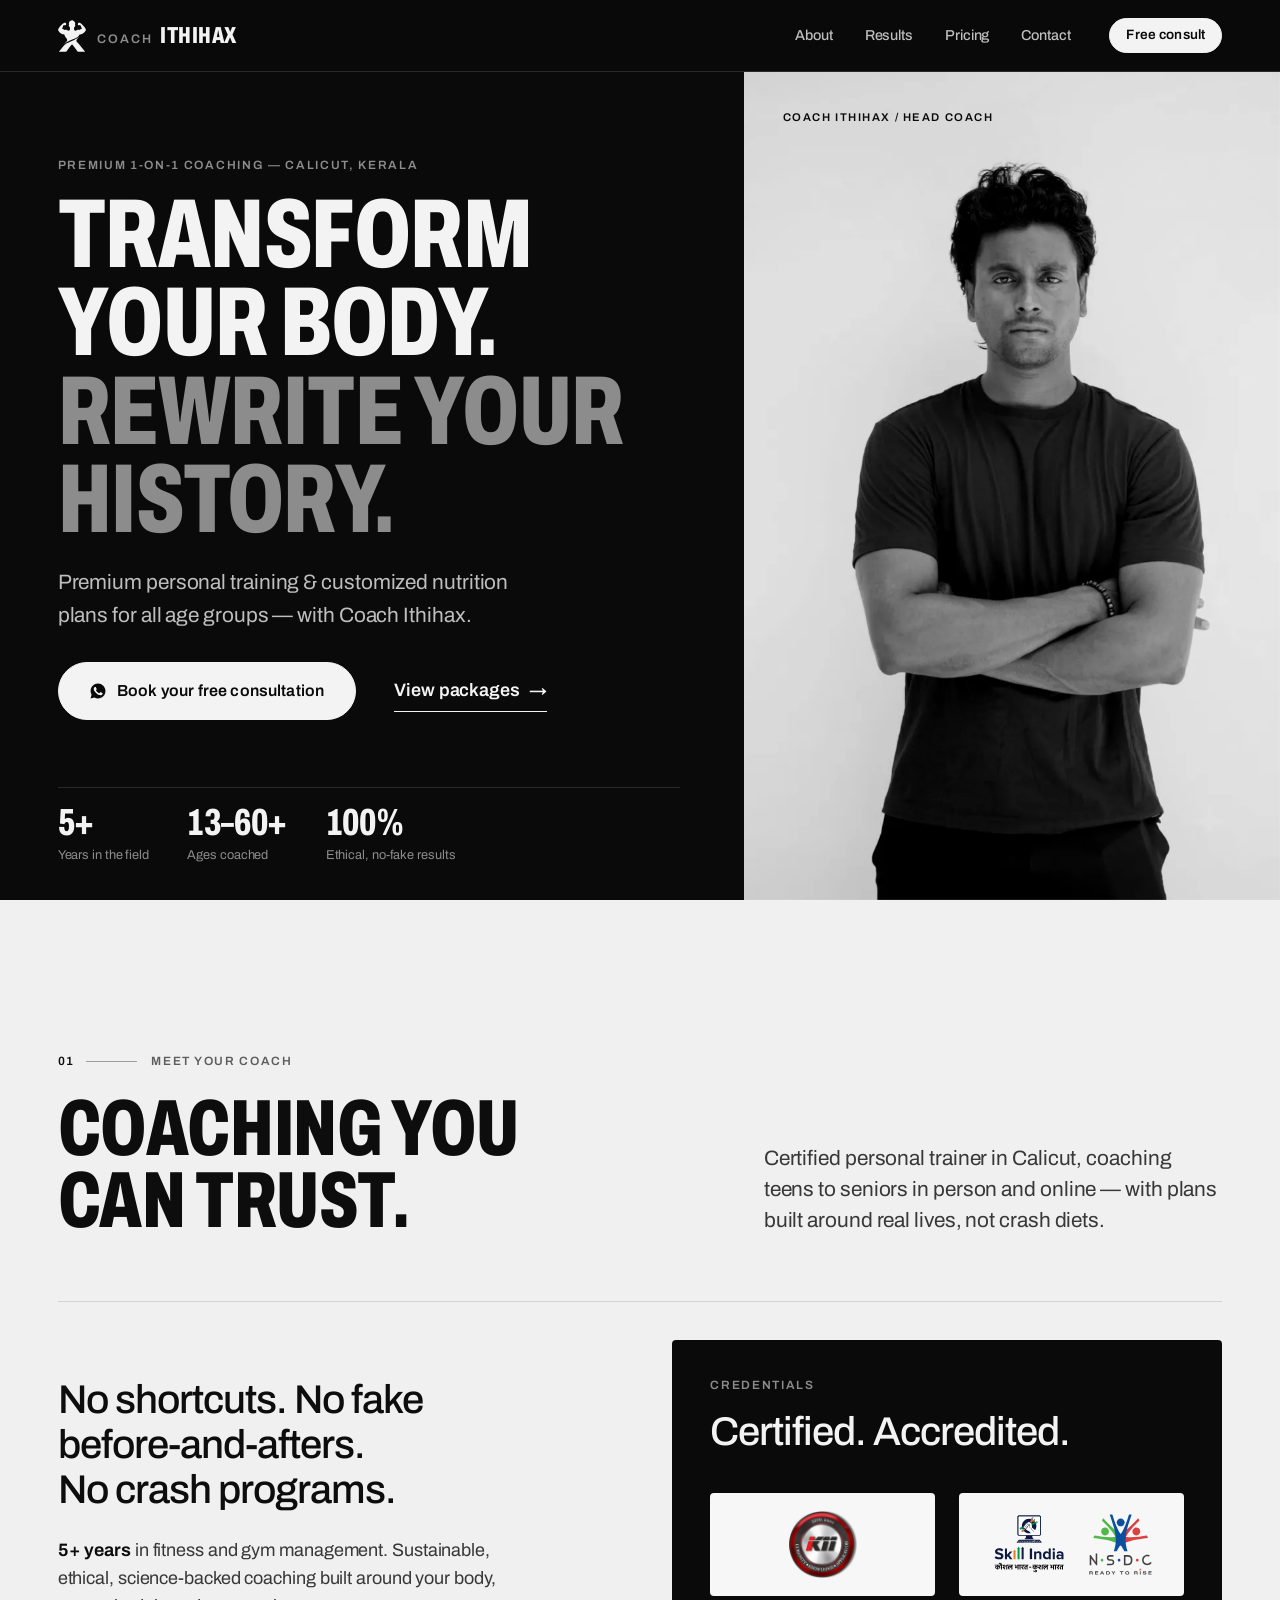
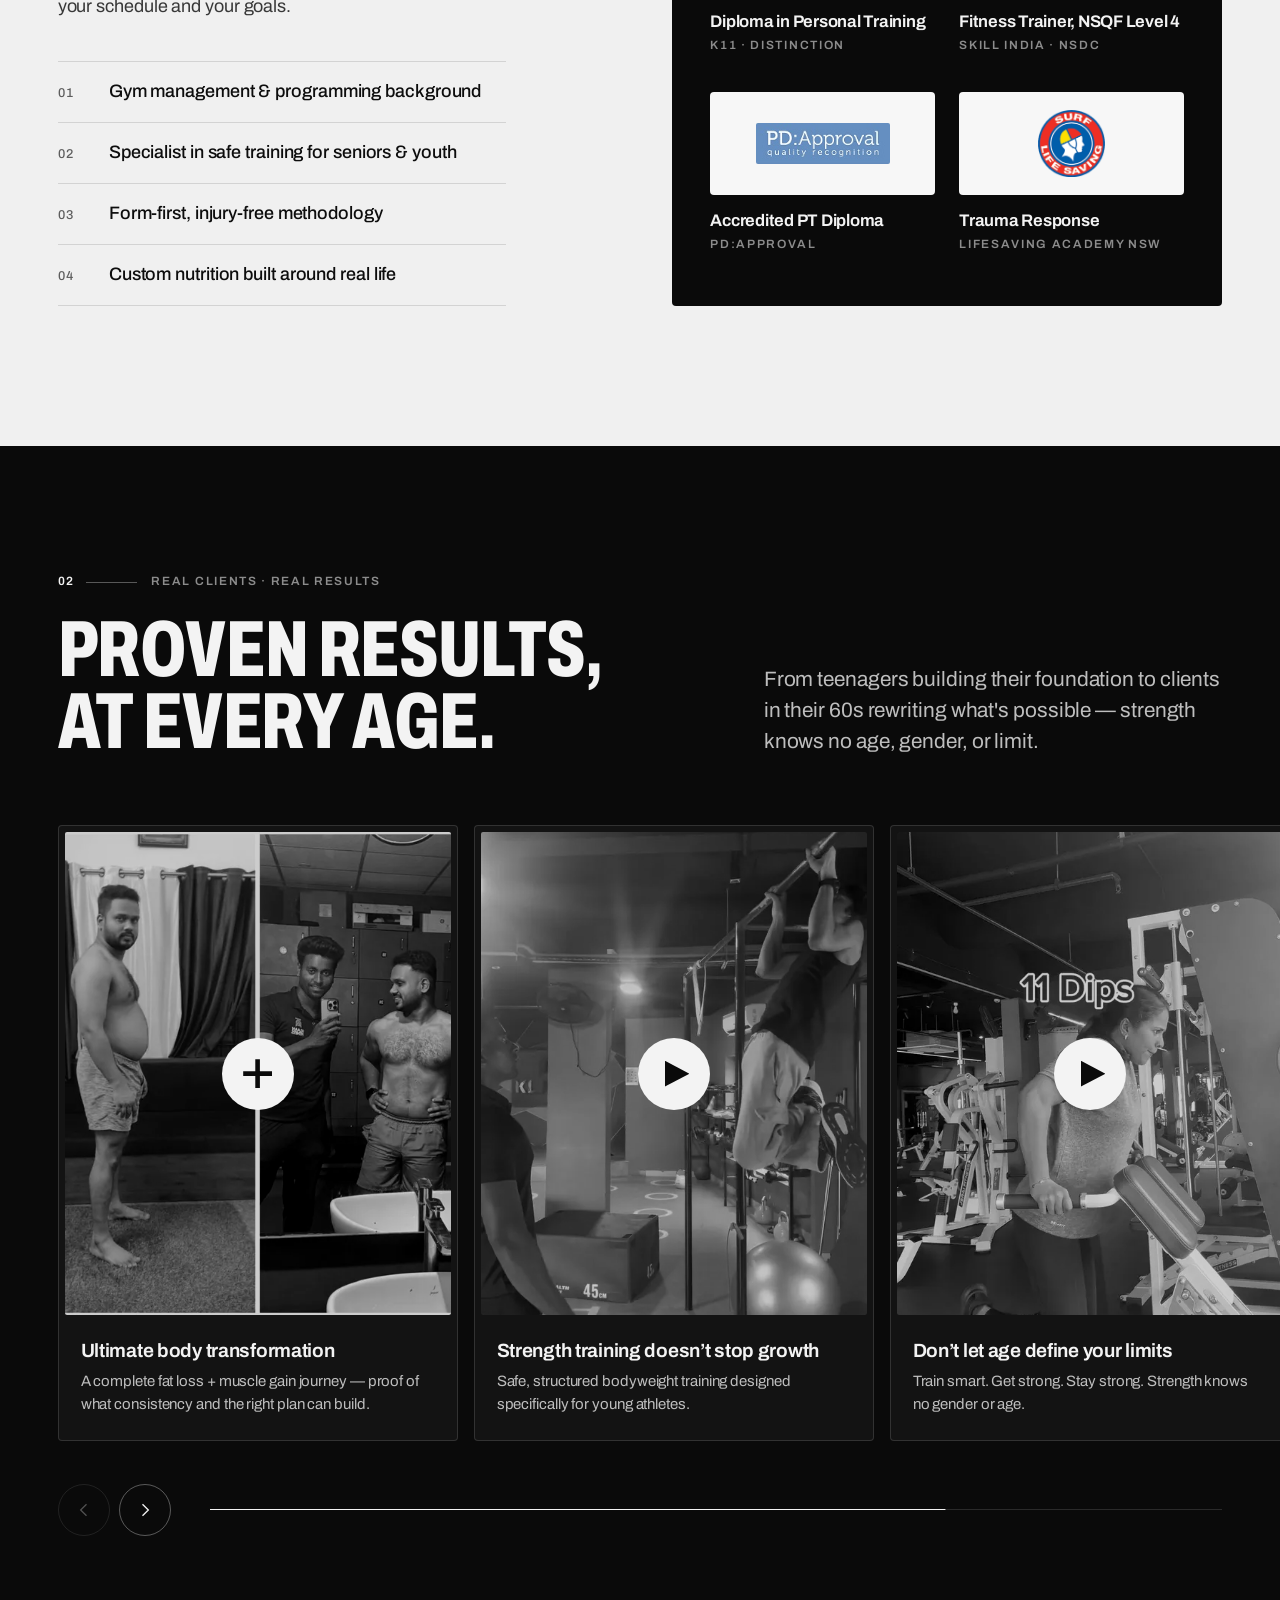
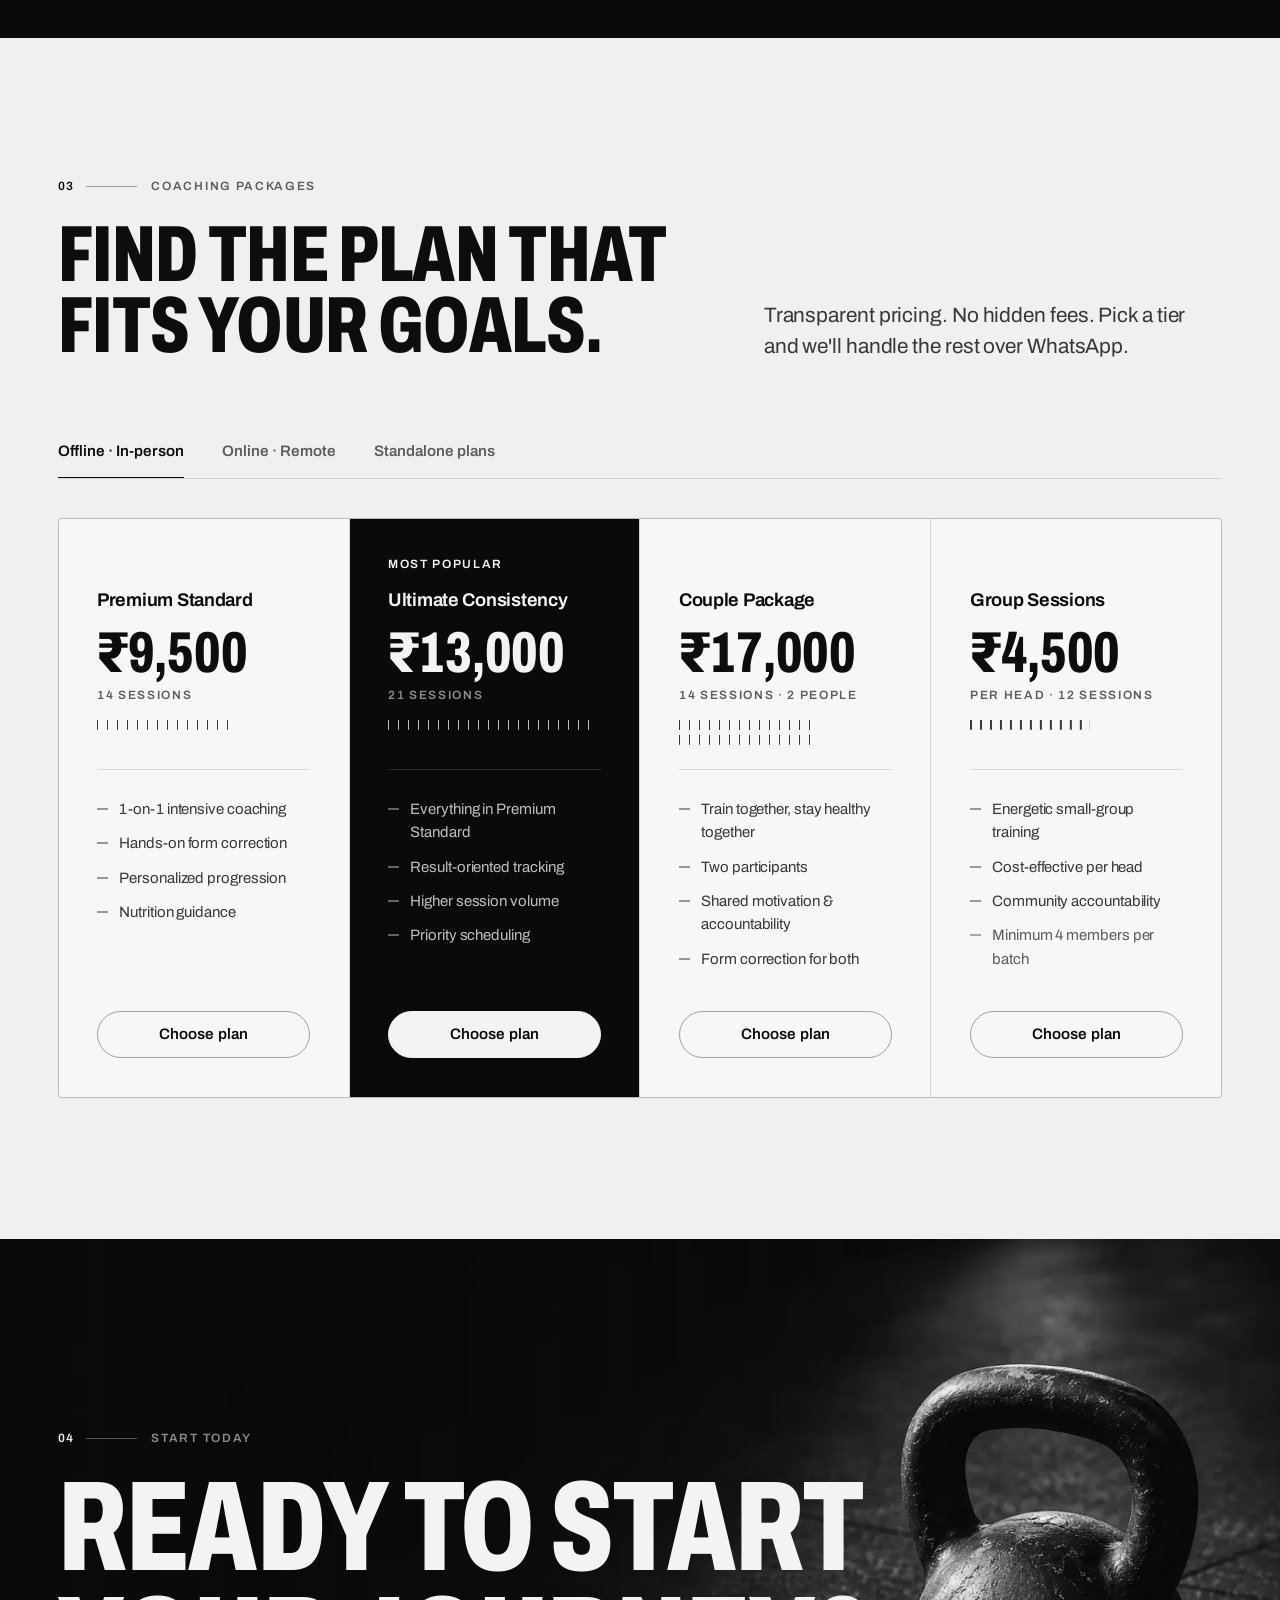
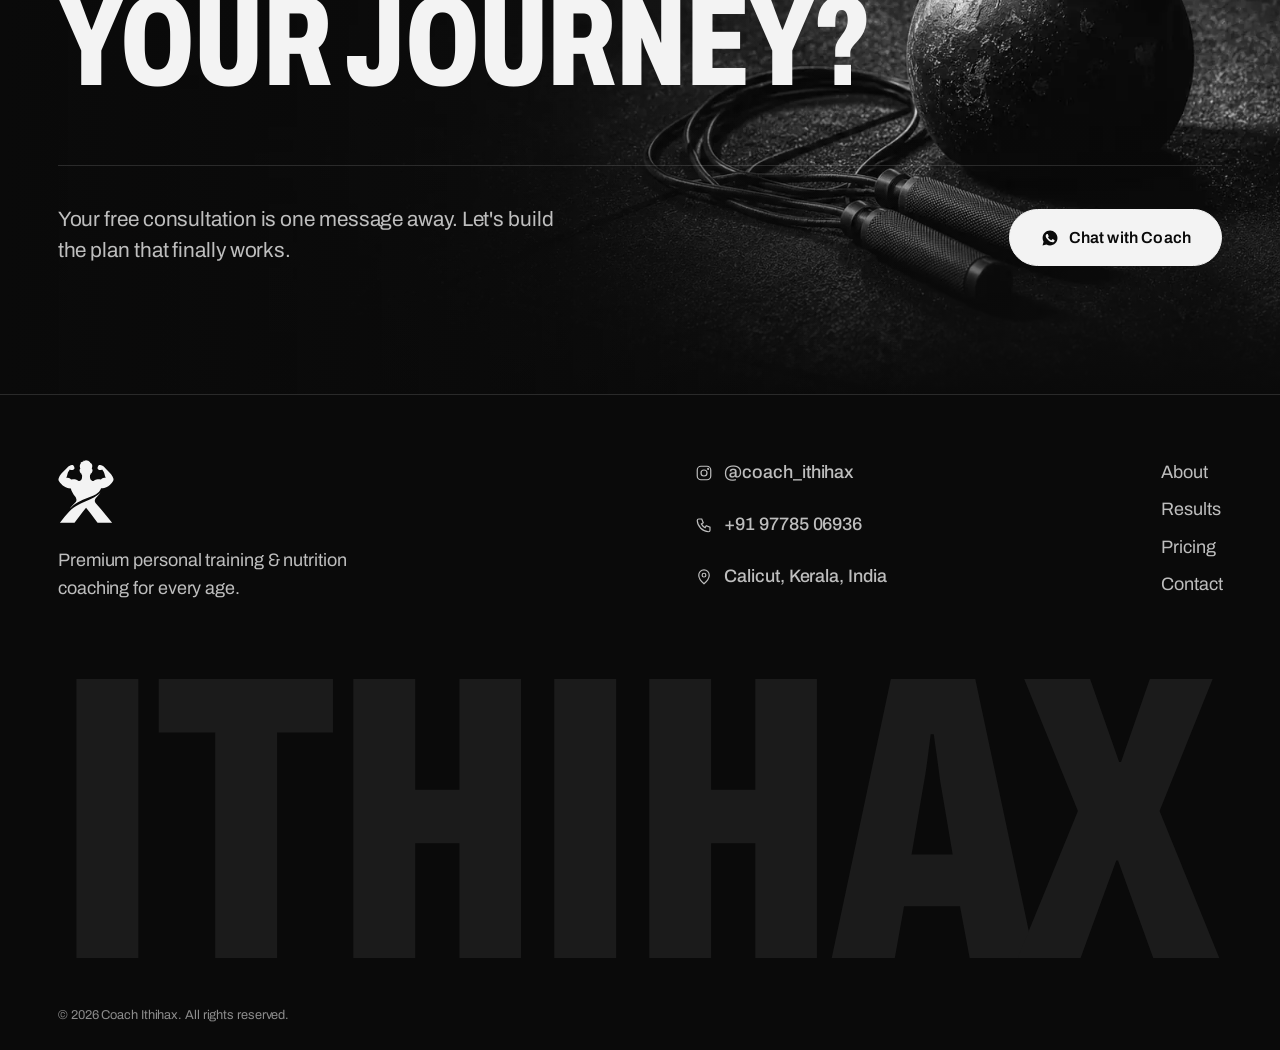
<file: index.html>
<!DOCTYPE html>
<html lang="en">
<head>
  <meta charset="UTF-8" />
  <meta name="viewport" content="width=device-width, initial-scale=1.0" />

  <!-- Google tag (gtag.js) -->
  <script async src="https://www.googletagmanager.com/gtag/js?id=G-ZJQYTEG3MZ"></script>
  <script>
    window.dataLayer = window.dataLayer || [];
    function gtag(){dataLayer.push(arguments);}
    gtag('js', new Date());

    gtag('config', 'G-ZJQYTEG3MZ');
  </script>

  <meta name="theme-color" content="#0e0e0e" />
  <!-- The site ships its own dark/light design; ask dark-mode extensions not to re-colour it -->
  <meta name="darkreader-lock" />
  <link rel="icon" href="favicon.ico" sizes="32x32" />
  <link rel="icon" href="favicon.svg" type="image/svg+xml" />
  <link rel="apple-touch-icon" href="apple-touch-icon.png" />

  <title>Coach Ithihax — Premium Personal Trainer in Calicut, Kerala</title>
  <meta name="description" content="Coach Ithihax — Premium Personal Trainer in Calicut, Kerala. 1-on-1 in-person & online fitness coaching and customized nutrition plans for all age groups. Book a free consultation." />
  <meta name="keywords" content="Personal Trainer Calicut, Online Fitness Coach Kerala, Premium Body Transformation, Fitness Coach Calicut, Personal Training Kerala" />
  <meta name="author" content="Coach Ithihax" />
  <link rel="canonical" href="https://ithihax.fit/" />

  <!-- Open Graph / Social -->
  <meta property="og:type" content="website" />
  <meta property="og:url" content="https://ithihax.fit/" />
  <meta property="og:site_name" content="Coach Ithihax" />
  <meta property="og:title" content="Coach Ithihax — Premium Personal Trainer in Calicut" />
  <meta property="og:description" content="Transform your body. Rewrite your history. Premium personal training & customized nutrition plans for all age groups." />
  <meta property="og:image" content="https://ithihax.fit/og-image.jpg" />
  <meta property="og:image:width" content="1200" />
  <meta property="og:image:height" content="630" />
  <meta property="og:image:alt" content="Coach Ithihax — Transform your body. Rewrite your history." />
  <meta property="og:locale" content="en_IN" />
  <meta name="twitter:card" content="summary_large_image" />
  <meta name="twitter:image" content="https://ithihax.fit/og-image.jpg" />

  <!-- Fonts: one variable family (Archivo) — condensed for display, normal width for text -->
  <link rel="preconnect" href="https://fonts.googleapis.com" />
  <link rel="preconnect" href="https://fonts.gstatic.com" crossorigin />
  <link href="https://fonts.googleapis.com/css2?family=Archivo:wdth,wght@62..100,400..900&display=swap" rel="stylesheet" />

  <link rel="preload" as="image" href="coach.webp" type="image/webp" fetchpriority="high" />
  <link rel="stylesheet" href="site.css" />

  <!-- Structured data for local SEO -->
  <script type="application/ld+json">
  {
    "@context": "https://schema.org",
    "@type": "HealthAndBeautyBusiness",
    "name": "Coach Ithihax",
    "url": "https://ithihax.fit/",
    "logo": "https://ithihax.fit/icon-512.png",
    "image": "https://ithihax.fit/og-image.jpg",
    "description": "Premium Personal Training & Customized Nutrition Plans for all age groups.",
    "telephone": "+91-97785-06936",
    "areaServed": "Calicut, Kerala, India",
    "address": {
      "@type": "PostalAddress",
      "addressLocality": "Calicut",
      "addressRegion": "Kerala",
      "addressCountry": "IN"
    },
    "sameAs": ["https://instagram.com/coach_ithihax"],
    "priceRange": "₹₹"
  }
  </script>
</head>
<body>
  <a class="skip-link" href="#main">Skip to content</a>

  <!-- ============ NAV ============ -->
  <header class="nav" id="nav" data-theme="dark">
    <div class="nav__inner container">
      <a href="#top" class="wordmark" aria-label="Coach Ithihax — home">
        <span class="logo-mark" aria-hidden="true"></span>
        <span class="wordmark__text"><span class="wordmark__pre">Coach</span><span class="wordmark__name">Ithihax</span></span>
      </a>
      <nav class="nav__links" aria-label="Primary">
        <a href="#about">About</a>
        <a href="#results">Results</a>
        <a href="#pricing">Pricing</a>
        <a href="#contact">Contact</a>
      </nav>
      <a class="btn btn--sm" href="https://wa.me/919778506936" target="_blank" rel="noopener">
        <span>Free consult</span>
      </a>
    </div>
  </header>

  <main id="main">
    <!-- ============ HERO ============ -->
    <section class="hero" id="top" data-theme="dark">
      <div class="hero__copy">
        <p class="label hero__label">Premium 1-on-1 coaching <span aria-hidden="true">—</span> Calicut, Kerala</p>
        <h1 class="hero__title">
          <span class="line"><span>Transform</span></span>
          <span class="line"><span>your body.</span></span>
          <span class="line line--muted"><span>Rewrite your</span></span>
          <span class="line line--muted"><span>history.</span></span>
        </h1>
        <p class="hero__sub">
          Premium personal training &amp; customized nutrition plans for all age groups —
          with Coach Ithihax.
        </p>
        <div class="hero__cta" id="hero-cta">
          <a class="btn btn--lg" href="https://wa.me/919778506936" target="_blank" rel="noopener">
            <span class="wa-icon" aria-hidden="true"></span>
            <span>Book your free consultation</span>
          </a>
          <a class="link-arrow" href="#pricing">View packages</a>
        </div>
        <ul class="stats" aria-label="At a glance">
          <li><strong><span data-count="5">5</span>+</strong><span>Years in the field</span></li>
          <li><strong>13–60+</strong><span>Ages coached</span></li>
          <li><strong><span data-count="100">100</span>%</strong><span>Ethical, no-fake results</span></li>
        </ul>
      </div>

      <figure class="hero__media">
        <picture>
          <source srcset="coach.webp" type="image/webp" />
          <img src="coach.jpg" width="843" height="1264" alt="Coach Ithihax, arms crossed, in a training t-shirt" fetchpriority="high" />
        </picture>
        <figcaption class="label">Coach Ithihax <span aria-hidden="true">/</span> Head coach</figcaption>
      </figure>
    </section>

    <!-- ============ ABOUT ============ -->
    <section class="section about" id="about" data-theme="light">
      <div class="container">
        <div class="about__head">
          <div>
            <p class="label section__num reveal"><span>01</span> Meet your coach</p>
            <h2 class="display reveal">Coaching you<br />can trust.</h2>
          </div>
          <p class="lead reveal">Certified personal trainer in Calicut, coaching teens to seniors in person and online — with plans built around real lives, not crash diets.</p>
        </div>

        <div class="about__grid">
          <p class="about__pull reveal">
            No shortcuts. No fake before-and-afters. No crash programs.
          </p>
          <div class="about__story reveal">
            <p>
              <strong>5+ years</strong> in fitness and gym management. Sustainable, ethical,
              science-backed coaching built around your body, your schedule and your goals.
            </p>
            <ol class="principles">
              <li><span>01</span>Gym management &amp; programming background</li>
              <li><span>02</span>Specialist in safe training for seniors &amp; youth</li>
              <li><span>03</span>Form-first, injury-free methodology</li>
              <li><span>04</span>Custom nutrition built around real life</li>
            </ol>
          </div>
          <div class="about__creds" data-theme="dark">
            <div class="about__creds-head reveal">
              <p class="label">Credentials</p>
              <h3 class="about__creds-title">Certified. Accredited.</h3>
            </div>
            <!-- Credentials with issuer logos (official files from each issuer's site, img/logos/).
                 Certificate scans are deliberately not published (DOB, ID numbers, signatures, QR codes). -->
            <div class="about__body reveal">
              <ul class="creds__grid" aria-label="Certifications">
                <li class="cred">
                  <div class="cred__logo">
                    <img src="img/logos/k11-crest.webp" width="288" height="283" alt="K11 School of Fitness Sciences crest" loading="lazy" decoding="async" />
                  </div>
                  <h4 class="cred__title">Diploma in Personal Training</h4>
                  <p class="cred__meta label">K11 · Distinction</p>
                </li>
                <li class="cred">
                  <div class="cred__logo">
                    <img src="img/logos/skill-india.svg" width="129" height="108" alt="Skill India" loading="lazy" decoding="async" />
                    <img src="img/logos/nsdc.svg" width="620" height="596" alt="NSDC" loading="lazy" decoding="async" />
                  </div>
                  <h4 class="cred__title">Fitness Trainer, NSQF Level 4</h4>
                  <p class="cred__meta label">Skill India · NSDC</p>
                </li>
                <li class="cred">
                  <div class="cred__logo">
                    <img src="img/logos/pd-approval.png" width="175" height="54" alt="PD:Approval" loading="lazy" decoding="async" />
                  </div>
                  <h4 class="cred__title">Accredited PT Diploma</h4>
                  <p class="cred__meta label">PD:Approval</p>
                </li>
                <li class="cred">
                  <div class="cred__logo">
                    <img src="img/logos/surf-life-saving.webp" width="288" height="286" alt="Surf Life Saving — Australian Lifesaving Academy" loading="lazy" decoding="async" />
                  </div>
                  <h4 class="cred__title">Trauma Response</h4>
                  <p class="cred__meta label">Lifesaving Academy NSW</p>
                </li>
              </ul>
            </div>
          </div>
        </div>
      </div>
    </section>

    <!-- ============ RESULTS ============ -->
    <section class="section results" id="results" data-theme="dark">
      <div class="container results__head">
        <div>
          <p class="label section__num reveal"><span>02</span> Real clients · Real results</p>
          <h2 class="display reveal">Proven results,<br />at every age.</h2>
        </div>
        <p class="lead reveal">
          From teenagers building their foundation to clients in their 60s rewriting what's
          possible — strength knows no age, gender, or limit.
        </p>
      </div>

      <div class="cases reveal" role="region" aria-label="Client results" tabindex="0" id="cases">
        <article class="case">
          <a class="case__media" href="img/clients/transformation-1280.webp" data-img="img/clients/transformation-1280.webp" data-shape="square"
            aria-label="View photo: before and after — ultimate body transformation">
            <img src="img/clients/transformation-640.webp" alt="" loading="lazy" decoding="async" />
            <span class="case__play case__play--zoom" aria-hidden="true"></span>
          </a>
          <h3>Ultimate body transformation</h3>
          <p>A complete fat loss + muscle gain journey — proof of what consistency and the right plan can build.</p>
        </article>

        <article class="case">
          <a class="case__media" href="https://www.youtube.com/shorts/BjIXdx7nzcM" target="_blank" rel="noopener" data-yt="BjIXdx7nzcM" data-shape="short"
            aria-label="Play video: Strength training doesn’t stop growth">
            <img src="img/videos/pullups-youth.webp" alt="" loading="lazy" decoding="async" />
            <span class="case__play" aria-hidden="true"></span>
          </a>
          <h3>Strength training doesn’t stop growth</h3>
          <p>Safe, structured bodyweight training designed specifically for young athletes.</p>
        </article>

        <article class="case">
          <a class="case__media" href="https://www.youtube.com/shorts/oRsrpTvmsmw" target="_blank" rel="noopener" data-yt="oRsrpTvmsmw" data-shape="short"
            aria-label="Play video: Don’t let age define your limits">
            <img src="img/videos/dips-female.webp" alt="" loading="lazy" decoding="async" />
            <span class="case__play" aria-hidden="true"></span>
          </a>
          <h3>Don’t let age define your limits</h3>
          <p>Train smart. Get strong. Stay strong. Strength knows no gender or age.</p>
        </article>

        <article class="case">
          <a class="case__media" href="https://youtu.be/IpDDHVN3VEo" target="_blank" rel="noopener" data-yt="IpDDHVN3VEo" data-shape="wide"
            aria-label="Play video: Age is just a number">
            <img src="img/videos/pushups-senior-640.webp" alt="" loading="lazy" decoding="async" />
            <span class="case__play" aria-hidden="true"></span>
          </a>
          <h3>Age is just a number</h3>
          <p>From struggling with a single push-up to continuous reps — safely and confidently.</p>
        </article>
      </div>

      <div class="container cases__controls">
        <div class="cases__progress" aria-hidden="true"><span id="cases-progress"></span></div>
        <div class="cases__arrows">
          <button class="icon-btn" type="button" id="cases-prev" aria-label="Previous video" aria-controls="cases">
            <svg viewBox="0 0 24 24" aria-hidden="true"><path d="M15 5l-7 7 7 7" /></svg>
          </button>
          <button class="icon-btn" type="button" id="cases-next" aria-label="Next video" aria-controls="cases">
            <svg viewBox="0 0 24 24" aria-hidden="true"><path d="M9 5l7 7-7 7" /></svg>
          </button>
        </div>
      </div>
    </section>

    <!-- ============ PRICING ============ -->
    <section class="section pricing" id="pricing" data-theme="light">
      <div class="container">
        <div class="pricing__head">
          <div>
            <p class="label section__num reveal"><span>03</span> Coaching packages</p>
            <h2 class="display reveal">Find the plan that<br />fits your goals.</h2>
          </div>
          <p class="lead reveal">Transparent pricing. No hidden fees. Pick a tier and we'll handle the rest over WhatsApp.</p>
        </div>

        <div class="tabs reveal" role="tablist" aria-label="Pricing tiers">
          <button class="tab is-active" role="tab" id="tab-offline" aria-selected="true" aria-controls="offline" data-tab="offline">Offline · In-person</button>
          <button class="tab" role="tab" id="tab-online" aria-selected="false" aria-controls="online" data-tab="online" tabindex="-1">Online · Remote</button>
          <button class="tab" role="tab" id="tab-plans" aria-selected="false" aria-controls="plans" data-tab="plans" tabindex="-1">Standalone plans</button>
        </div>

        <!-- OFFLINE -->
        <div class="plans is-active" id="offline" role="tabpanel" aria-labelledby="tab-offline">
          <article class="plan">
            <h3 class="plan__name">Premium Standard</h3>
            <p class="plan__price" style="--n:14">₹9,500<span>14 sessions</span></p>
            <ul class="plan__features">
              <li>1-on-1 intensive coaching</li>
              <li>Hands-on form correction</li>
              <li>Personalized progression</li>
              <li>Nutrition guidance</li>
            </ul>
            <a class="btn btn--outline btn--block" href="https://wa.me/919778506936?text=Hi%20Coach%2C%20I'm%20interested%20in%20the%20Premium%20Standard%20package" target="_blank" rel="noopener"><span>Choose plan</span></a>
          </article>

          <article class="plan plan--featured" data-theme="dark">
            <p class="plan__tag label">Most popular</p>
            <h3 class="plan__name">Ultimate Consistency</h3>
            <p class="plan__price" style="--n:21">₹13,000<span>21 sessions</span></p>
            <ul class="plan__features">
              <li>Everything in Premium Standard</li>
              <li>Result-oriented tracking</li>
              <li>Higher session volume</li>
              <li>Priority scheduling</li>
            </ul>
            <a class="btn btn--block" href="https://wa.me/919778506936?text=Hi%20Coach%2C%20I'm%20interested%20in%20the%20Ultimate%20Consistency%20package" target="_blank" rel="noopener"><span>Choose plan</span></a>
          </article>

          <article class="plan">
            <h3 class="plan__name">Couple Package</h3>
            <p class="plan__price" style="--n:14; --rows:2">₹17,000<span>14 sessions · 2 people</span></p>
            <ul class="plan__features">
              <li>Train together, stay healthy together</li>
              <li>Two participants</li>
              <li>Shared motivation &amp; accountability</li>
              <li>Form correction for both</li>
            </ul>
            <a class="btn btn--outline btn--block" href="https://wa.me/919778506936?text=Hi%20Coach%2C%20I'm%20interested%20in%20the%20Couple%20Package" target="_blank" rel="noopener"><span>Choose plan</span></a>
          </article>

          <article class="plan">
            <h3 class="plan__name">Group Sessions</h3>
            <p class="plan__price" style="--n:12">₹4,500<span>per head · 12 sessions</span></p>
            <ul class="plan__features">
              <li>Energetic small-group training</li>
              <li>Cost-effective per head</li>
              <li>Community accountability</li>
              <li class="is-note">Minimum 4 members per batch</li>
            </ul>
            <a class="btn btn--outline btn--block" href="https://wa.me/919778506936?text=Hi%20Coach%2C%20I'm%20interested%20in%20Group%20Sessions" target="_blank" rel="noopener"><span>Choose plan</span></a>
          </article>
        </div>

        <!-- ONLINE -->
        <div class="plans" id="online" role="tabpanel" aria-labelledby="tab-online" hidden>
          <article class="plan">
            <h3 class="plan__name">Flexible Plan</h3>
            <p class="plan__price" style="--n:14">₹8,000<span>14 sessions</span></p>
            <ul class="plan__features">
              <li>Virtual assessment</li>
              <li>Weekly plan adjustments</li>
              <li>Train on your schedule</li>
              <li>Remote form feedback</li>
            </ul>
            <a class="btn btn--outline btn--block" href="https://wa.me/919778506936?text=Hi%20Coach%2C%20I'm%20interested%20in%20the%20Flexible%20Online%20Plan" target="_blank" rel="noopener"><span>Choose plan</span></a>
          </article>

          <article class="plan plan--featured" data-theme="dark">
            <p class="plan__tag label">Best value</p>
            <h3 class="plan__name">Transformation Plan</h3>
            <p class="plan__price" style="--n:21">₹11,000<span>21 sessions</span></p>
            <ul class="plan__features">
              <li>High-accountability coaching</li>
              <li>Frequent check-ins</li>
              <li>Detailed progress tracking</li>
              <li>Custom nutrition adjustments</li>
            </ul>
            <a class="btn btn--block" href="https://wa.me/919778506936?text=Hi%20Coach%2C%20I'm%20interested%20in%20the%20Online%20Transformation%20Plan" target="_blank" rel="noopener"><span>Choose plan</span></a>
          </article>
        </div>

        <!-- STANDALONE PLANS -->
        <div class="plans" id="plans" role="tabpanel" aria-labelledby="tab-plans" hidden>
          <article class="plan">
            <h3 class="plan__name">Standard Customized Plan</h3>
            <p class="plan__price" style="--n:24">₹2,000<span>24 days</span></p>
            <ul class="plan__features">
              <li>Fully customized routine</li>
              <li>2 check-ins per month</li>
              <li>Tailored to your goals</li>
              <li>Self-paced</li>
            </ul>
            <a class="btn btn--outline btn--block" href="https://wa.me/919778506936?text=Hi%20Coach%2C%20I'm%20interested%20in%20the%20Standard%20Customized%20Plan" target="_blank" rel="noopener"><span>Choose plan</span></a>
          </article>

          <article class="plan plan--featured" data-theme="dark">
            <p class="plan__tag label">High accountability</p>
            <h3 class="plan__name">Premium Accountability Plan</h3>
            <p class="plan__price" style="--n:24">₹3,000<span>24 days</span></p>
            <ul class="plan__features">
              <li>Fully customized routine</li>
              <li>Daily check-ins</li>
              <li>Continuous progress tracking</li>
              <li>Maximum accountability</li>
            </ul>
            <a class="btn btn--block" href="https://wa.me/919778506936?text=Hi%20Coach%2C%20I'm%20interested%20in%20the%20Premium%20Accountability%20Plan" target="_blank" rel="noopener"><span>Choose plan</span></a>
          </article>
        </div>
      </div>
    </section>

    <!-- ============ FINAL CTA ============ -->
    <section class="cta" id="contact" data-theme="dark">
      <div class="cta__media" aria-hidden="true">
        <img src="img/kettlebell-960.webp" srcset="img/kettlebell-960.webp 960w, img/kettlebell-1672.webp 1672w"
          sizes="100vw" width="1672" height="941" alt="" loading="lazy" decoding="async" />
      </div>
      <div class="container">
        <p class="label section__num reveal"><span>04</span> Start today</p>
        <h2 class="cta__title reveal">Ready to start<br />your journey?</h2>
        <div class="cta__row reveal">
          <p class="lead">Your free consultation is one message away. Let's build the plan that finally works.</p>
          <a class="btn btn--lg" href="https://wa.me/919778506936" target="_blank" rel="noopener">
            <span class="wa-icon" aria-hidden="true"></span>
            <span>Chat with Coach</span>
          </a>
        </div>
      </div>
    </section>
  </main>

  <!-- ============ FOOTER ============ -->
  <footer class="footer" data-theme="dark">
    <div class="container">
      <div class="footer__grid">
        <div class="footer__brand">
          <span class="logo-mark logo-mark--lg" aria-hidden="true"></span>
          <p class="footer__tagline">Premium personal training &amp; nutrition coaching for every age.</p>
        </div>
        <ul class="footer__contact">
          <li>
            <a href="https://instagram.com/coach_ithihax" target="_blank" rel="noopener">
              <svg viewBox="0 0 24 24" aria-hidden="true"><rect x="3" y="3" width="18" height="18" rx="5" /><circle cx="12" cy="12" r="4" /><circle cx="17.5" cy="6.5" r="0.6" class="fill" /></svg>
              @coach_ithihax
            </a>
          </li>
          <li>
            <a href="tel:+919778506936">
              <svg viewBox="0 0 24 24" aria-hidden="true"><path d="M5 4h4l2 5-2.5 1.5a11 11 0 0 0 5 5L15 13l5 2v4a2 2 0 0 1-2 2A16 16 0 0 1 3 6a2 2 0 0 1 2-2" /></svg>
              +91 97785 06936
            </a>
          </li>
          <li>
            <span>
              <svg viewBox="0 0 24 24" aria-hidden="true"><path d="M12 21s-7-6.2-7-11.5a7 7 0 0 1 14 0C19 14.8 12 21 12 21z" /><circle cx="12" cy="9.5" r="2.5" /></svg>
              Calicut, Kerala, India
            </span>
          </li>
        </ul>
        <nav class="footer__nav" aria-label="Footer">
          <a href="#about">About</a>
          <a href="#results">Results</a>
          <a href="#pricing">Pricing</a>
          <a href="#contact">Contact</a>
        </nav>
      </div>
      <p class="footer__mark" aria-hidden="true">Ithihax</p>
      <p class="footer__copy">© <span id="year">2026</span> Coach Ithihax. All rights reserved.</p>
    </div>
  </footer>

  <!-- Overlay for the client story cards: YouTube player or full photo (filled by site.js) -->
  <dialog class="player" id="player" aria-label="Client result" data-theme="dark">
    <button class="icon-btn player__close" type="button" aria-label="Close">
      <svg viewBox="0 0 24 24" aria-hidden="true"><path d="M6 6l12 12M18 6L6 18" /></svg>
    </button>
    <div class="player__frame"></div>
  </dialog>

  <!-- Sticky WhatsApp CTA — appears once the hero CTA scrolls away -->
  <a class="sticky-cta" id="sticky-cta" href="https://wa.me/919778506936" target="_blank" rel="noopener" aria-label="Book your free consultation on WhatsApp">
    <span class="wa-icon" aria-hidden="true"></span>
    <span class="sticky-cta__label">Book free consult</span>
  </a>

  <script src="site.js" defer></script>
</body>
</html>
</file>
<file: site.css>
/* ============================================================
   Coach Ithihax — Brand Website
   Art direction: monochrome, editorial, athletic.
   One variable family (Archivo): condensed for display, normal for text.
   Any element with data-theme="dark|light" re-maps the tokens below,
   so components invert automatically inside a light or dark "room".
   ============================================================ */

/* ---------- Design tokens ---------- */
:root {
  /* Neutral scale — zero chroma, never pure black or white */
  --ink-900: oklch(0.145 0 0);
  --ink-850: oklch(0.185 0 0);
  --ink-800: oklch(0.22 0 0);
  --paper-50: oklch(0.975 0 0);
  --paper-100: oklch(0.955 0 0);

  /* Type */
  --font: "Archivo", "Helvetica Neue", Arial, system-ui, sans-serif;
  --fs-hero: clamp(3.2rem, min(7.4vw, 10svh) + 0.5rem, 9.75rem);
  /* The vw term stops growing with the container (1440px wide), so headings never outgrow their column */
  --fs-display: clamp(2.6rem, min(5.6vw, 81px) + 0.5rem, 7rem);
  --fs-cta: clamp(3.2rem, 10vw, 12rem);
  --fs-pull: clamp(1.6rem, 2.2vw + 0.75rem, 2.75rem);
  --fs-lead: clamp(1.075rem, 0.6vw + 0.95rem, 1.3rem);
  --fs-body: clamp(1rem, 0.25vw + 0.94rem, 1.125rem);
  --fs-small: 0.9375rem;
  --fs-label: 0.75rem;

  /* Space */
  --gutter: clamp(20px, 4.5vw, 64px);
  --maxw: 1320px;
  --edge: max(var(--gutter), calc((100vw - var(--maxw)) / 2));
  --space-xs: clamp(8px, 1vw, 12px);
  --space-sm: clamp(12px, 1.5vw, 16px);
  --space-md: clamp(16px, 2vw, 24px);
  --space-lg: clamp(24px, 3vw, 40px);
  --space-xl: clamp(40px, 5vw, 72px);
  --space-2xl: clamp(64px, 8vw, 128px);

  /* Shape & motion */
  --radius: 4px;
  --ease-out: cubic-bezier(0.16, 1, 0.3, 1);
  --ease-in-out: cubic-bezier(0.76, 0, 0.24, 1);
  --dur-sm: 250ms;
  --dur-md: 450ms;
  --dur-lg: 800ms;
  /* Slow, even fade for greyscale → colour hovers (certificates, video thumbnails) */
  --dur-hover: 1.5s;
  --ease-hover: cubic-bezier(0.33, 0, 0.2, 1);
  --nav-h: 72px;
}

[data-theme="dark"] {
  --bg: var(--ink-900);
  --surface: var(--ink-850);
  --surface-2: var(--ink-800);
  --fg: oklch(0.965 0 0);
  --fg-2: oklch(0.8 0 0);
  --fg-3: oklch(0.64 0 0);
  --line: oklch(1 0 0 / 0.13);
  --line-strong: oklch(1 0 0 / 0.32);
}
[data-theme="light"] {
  --bg: var(--paper-100);
  --surface: var(--paper-50);
  --surface-2: oklch(0.925 0 0);
  --fg: oklch(0.16 0 0);
  --fg-2: oklch(0.34 0 0);
  --fg-3: oklch(0.48 0 0);
  --line: oklch(0 0 0 / 0.12);
  --line-strong: oklch(0 0 0 / 0.35);
}
[data-theme] { background-color: var(--bg); color: var(--fg); }
[data-theme="dark"] { color-scheme: dark; }
[data-theme="light"] { color-scheme: light; }

/* ---------- Base ---------- */
*, *::before, *::after { box-sizing: border-box; margin: 0; padding: 0; }

html {
  background: var(--ink-900);
  -webkit-text-size-adjust: 100%;
  scroll-behavior: smooth;
  /* No scroll-padding: anchored sections land flush at the top. The nav hides on the way
     down, and when shown it overlays each section's top padding (always > nav height). */
}

body {
  font-family: var(--font);
  font-size: var(--fs-body);
  font-stretch: 100%;
  line-height: 1.55;
  letter-spacing: -0.005em;
  background: var(--ink-900);
  color: oklch(0.965 0 0);
  -webkit-font-smoothing: antialiased;
  -moz-osx-font-smoothing: grayscale;
  overflow-x: clip;
  text-rendering: optimizeLegibility;
}

img, svg { display: block; max-width: 100%; }
a { color: inherit; text-decoration: none; }
button { font: inherit; color: inherit; }
strong { font-weight: 650; color: var(--fg); }

::selection { background: oklch(0.965 0 0); color: var(--ink-900); }
[data-theme="light"] ::selection { background: var(--ink-900); color: var(--paper-100); }

:focus-visible { outline: 2px solid var(--fg); outline-offset: 3px; border-radius: 2px; }

.container {
  width: min(var(--maxw), 100% - var(--gutter) * 2);
  margin-inline: auto;
}

.skip-link {
  position: fixed;
  top: 12px; left: 12px;
  z-index: 100;
  padding: 0.6rem 1rem;
  background: oklch(0.965 0 0);
  color: var(--ink-900);
  border-radius: var(--radius);
  font-weight: 600;
  transform: translateY(-160%);
  transition: transform var(--dur-sm) var(--ease-out);
}
.skip-link:focus { transform: none; }

/* ---------- Type primitives ---------- */
.label {
  font-size: var(--fs-label);
  font-weight: 600;
  letter-spacing: 0.14em;
  line-height: 1.3;
  text-transform: uppercase;
  color: var(--fg-3);
}

.display,
.hero__title,
.cta__title,
.plan__price,
.stats strong,
.footer__mark {
  font-stretch: 68%;
  font-weight: 800;
  text-transform: uppercase;
  line-height: 0.9;
  letter-spacing: -0.005em;
}

.display { font-size: var(--fs-display); text-wrap: balance; }

.lead {
  font-size: var(--fs-lead);
  line-height: 1.5;
  color: var(--fg-2);
  max-width: 44ch;
  text-wrap: pretty;
}

.section__num { margin-bottom: var(--space-md); }
.section__num span { color: var(--fg); font-variant-numeric: tabular-nums; }
.section__num span::after {
  content: "";
  display: inline-block;
  width: clamp(24px, 4vw, 56px);
  height: 1px;
  margin-inline: 0.9em;
  vertical-align: middle;
  background: var(--line-strong);
}

/* ---------- Buttons ---------- */
.btn {
  --btn-bg: var(--fg);
  --btn-fg: var(--bg);
  position: relative;
  isolation: isolate;
  overflow: hidden;
  display: inline-flex;
  align-items: center;
  justify-content: center;
  gap: 0.6em;
  padding: 0.95em 1.6em;
  border: 1px solid var(--fg);
  border-radius: 999px;
  background: var(--btn-bg);
  color: var(--btn-fg);
  font-size: 0.95rem;
  font-weight: 600;
  letter-spacing: 0.01em;
  line-height: 1.1;
  cursor: pointer;
  white-space: nowrap;
  transition: color var(--dur-md) var(--ease-out);
}
.btn::before {
  content: "";
  position: absolute;
  inset: 0;
  z-index: -1;
  background: var(--btn-fg);
  transform: scaleX(0);
  transform-origin: right;
  transition: transform var(--dur-md) var(--ease-out);
}
.btn > * { position: relative; }

.btn--outline { --btn-bg: transparent; --btn-fg: var(--fg); border-color: var(--line-strong); }
.btn--outline::before { background: var(--fg); }

.btn--sm { font-size: 0.85rem; padding: 0.7em 1.2em; }
.btn--lg { font-size: 1rem; padding: 1.15em 1.9em; }
.btn--block { width: 100%; }

@media (hover: hover) {
  .btn:hover { color: var(--fg); }
  .btn:hover::before { transform: scaleX(1); transform-origin: left; }
  .btn--outline:hover { color: var(--bg); border-color: var(--fg); }
}

.link-arrow {
  display: inline-flex;
  align-items: center;
  gap: 0.5em;
  font-weight: 600;
  color: var(--fg);
  padding-block: 0.4em;
  background: linear-gradient(currentColor, currentColor) left bottom / 100% 1px no-repeat;
  transition: background-size var(--dur-md) var(--ease-out);
}
.link-arrow::after {
  content: "→";
  transition: transform var(--dur-md) var(--ease-out);
}
@media (hover: hover) {
  .link-arrow:hover { background-size: 0% 1px; background-position: right bottom; }
  .link-arrow:hover::after { transform: translateX(4px); }
}

.icon-btn {
  width: 52px; height: 52px;
  display: grid; place-items: center;
  border: 1px solid var(--line-strong);
  border-radius: 50%;
  background: transparent;
  cursor: pointer;
  transition: background-color var(--dur-sm) var(--ease-out), color var(--dur-sm) var(--ease-out), border-color var(--dur-sm);
}
.icon-btn svg { width: 20px; height: 20px; fill: none; stroke: currentColor; stroke-width: 1.6; }
.icon-btn:disabled { opacity: 0.3; cursor: default; }
@media (hover: hover) {
  .icon-btn:not(:disabled):hover { background: var(--fg); color: var(--bg); border-color: var(--fg); }
}

/* WhatsApp glyph (monochrome, follows currentColor) */
.wa-icon {
  width: 1.15em; height: 1.15em;
  flex: 0 0 auto;
  background: currentColor;
  -webkit-mask: center/contain no-repeat url("data:image/svg+xml,%3Csvg xmlns='http://www.w3.org/2000/svg' viewBox='0 0 24 24'%3E%3Cpath d='M12.04 2C6.58 2 2.13 6.45 2.13 11.91c0 1.75.46 3.45 1.32 4.95L2 22l5.25-1.38a9.9 9.9 0 0 0 4.79 1.22h.01c5.46 0 9.91-4.45 9.91-9.91 0-2.65-1.03-5.14-2.9-7.01A9.82 9.82 0 0 0 12.04 2zm5.8 14.18c-.24.68-1.4 1.3-1.94 1.38-.5.07-1.13.1-1.82-.11-.42-.13-.96-.31-1.65-.61-2.9-1.25-4.8-4.17-4.94-4.37-.15-.2-1.19-1.58-1.19-3.01s.75-2.14 1.02-2.43c.27-.29.59-.37.79-.37.2 0 .39.002.56.01.18.008.42-.07.66.5.24.58.82 2 .89 2.15.07.15.12.32.02.51-.1.2-.15.32-.29.49-.15.17-.31.39-.44.52-.15.15-.3.31-.13.6.17.29.76 1.25 1.63 2.02 1.12.99 2.06 1.3 2.35 1.45.29.15.46.12.63-.07.17-.2.73-.85.92-1.14.2-.29.39-.24.66-.15.27.1 1.71.81 2 .96.29.15.49.22.56.34.07.12.07.68-.17 1.36z'/%3E%3C/svg%3E");
          mask: center/contain no-repeat url("data:image/svg+xml,%3Csvg xmlns='http://www.w3.org/2000/svg' viewBox='0 0 24 24'%3E%3Cpath d='M12.04 2C6.58 2 2.13 6.45 2.13 11.91c0 1.75.46 3.45 1.32 4.95L2 22l5.25-1.38a9.9 9.9 0 0 0 4.79 1.22h.01c5.46 0 9.91-4.45 9.91-9.91 0-2.65-1.03-5.14-2.9-7.01A9.82 9.82 0 0 0 12.04 2zm5.8 14.18c-.24.68-1.4 1.3-1.94 1.38-.5.07-1.13.1-1.82-.11-.42-.13-.96-.31-1.65-.61-2.9-1.25-4.8-4.17-4.94-4.37-.15-.2-1.19-1.58-1.19-3.01s.75-2.14 1.02-2.43c.27-.29.59-.37.79-.37.2 0 .39.002.56.01.18.008.42-.07.66.5.24.58.82 2 .89 2.15.07.15.12.32.02.51-.1.2-.15.32-.29.49-.15.17-.31.39-.44.52-.15.15-.3.31-.13.6.17.29.76 1.25 1.63 2.02 1.12.99 2.06 1.3 2.35 1.45.29.15.46.12.63-.07.17-.2.73-.85.92-1.14.2-.29.39-.24.66-.15.27.1 1.71.81 2 .96.29.15.49.22.56.34.07.12.07.68-.17 1.36z'/%3E%3C/svg%3E");
}

/* ---------- Nav ---------- */
.nav {
  position: fixed;
  inset: 0 0 auto 0;
  z-index: 50;
  height: var(--nav-h);
  background-color: color-mix(in oklch, var(--bg) 86%, transparent);
  -webkit-backdrop-filter: blur(14px) saturate(140%);
          backdrop-filter: blur(14px) saturate(140%);
  border-bottom: 1px solid var(--line);
  transition:
    transform var(--dur-md) var(--ease-out),
    background-color var(--dur-md) var(--ease-out),
    color var(--dur-md) var(--ease-out),
    border-color var(--dur-md);
}
.nav.is-hidden { transform: translateY(-100%); }
.nav:focus-within { transform: none; }
.nav__inner { height: 100%; display: flex; align-items: center; gap: var(--space-lg); }

.wordmark {
  display: inline-flex;
  align-items: center;
  gap: 0.7rem;
  text-transform: uppercase;
  line-height: 1;
}
.wordmark__text { display: inline-flex; align-items: baseline; gap: 0.4em; }

/* Logo mark — single-colour SVG used as a mask, so it takes the current text
   colour and inverts with each light/dark section automatically. */
.logo-mark {
  display: inline-block;
  flex: none;
  height: 2rem;
  aspect-ratio: 925 / 1048;
  background-color: currentColor;
  -webkit-mask: url("logo-mark.svg") center / contain no-repeat;
          mask: url("logo-mark.svg") center / contain no-repeat;
  transition: transform var(--dur-md) var(--ease-out);
}
.logo-mark--lg { height: clamp(3rem, 5vw, 4.25rem); }
@media (hover: hover) {
  .wordmark:hover .logo-mark { transform: scale(1.08) rotate(-4deg); }
}
.wordmark__pre { font-size: 0.78rem; font-weight: 600; letter-spacing: 0.16em; color: var(--fg-3); }
.wordmark__name { font-size: 1.45rem; font-weight: 800; font-stretch: 68%; letter-spacing: 0.02em; }

.nav__links { margin-left: auto; display: flex; gap: clamp(1.25rem, 2.5vw, 2.25rem); }
.nav__links a {
  font-size: 0.9rem;
  font-weight: 500;
  color: var(--fg-2);
  padding-block: 0.3em;
  background: linear-gradient(currentColor, currentColor) right bottom / 0% 1px no-repeat;
  transition: color var(--dur-sm), background-size var(--dur-md) var(--ease-out);
}
@media (hover: hover) {
  .nav__links a:hover { color: var(--fg); background-size: 100% 1px; background-position: left bottom; }
}

/* ---------- Hero ---------- */
.hero {
  position: relative;
  display: grid;
  grid-template-columns: minmax(0, 1fr);
  padding-top: var(--nav-h);
}
.hero__copy {
  display: flex;
  flex-direction: column;
  justify-content: center;
  padding: var(--space-xl) var(--gutter) var(--space-lg);
}
.hero__label { margin-bottom: var(--space-md); }
.hero__title {
  font-size: var(--fs-hero);
  margin-bottom: var(--space-md);
}
.hero__title .line { display: block; overflow: hidden; padding-bottom: 0.05em; margin-bottom: -0.05em; }
.hero__title .line > span { display: block; }
.hero__title .line--muted { color: var(--fg-3); }
.hero__sub {
  font-size: var(--fs-lead);
  color: var(--fg-2);
  max-width: 40ch;
  margin-bottom: var(--space-lg);
  text-wrap: pretty;
}
.hero__cta {
  display: flex;
  flex-wrap: wrap;
  align-items: center;
  gap: var(--space-sm) var(--space-lg);
  margin-bottom: var(--space-xl);
}

.stats {
  list-style: none;
  display: grid;
  grid-template-columns: repeat(3, minmax(0, auto));
  justify-content: start;
  gap: var(--space-lg);
  padding-top: var(--space-md);
  border-top: 1px solid var(--line);
}
.stats li { display: flex; flex-direction: column; gap: 0.45rem; }
.stats strong {
  font-size: clamp(2rem, 2.6vw + 0.6rem, 3rem);
  font-variant-numeric: tabular-nums;
  color: var(--fg);
}
.stats li > span { font-size: 0.8rem; color: var(--fg-3); line-height: 1.3; }

.hero__media {
  position: relative;
  aspect-ratio: 4 / 5;
  overflow: hidden;
  background: var(--paper-100);
}
.hero__media img {
  width: 100%;
  height: 100%;
  object-fit: cover;
  object-position: 50% 12%;
}
.hero__media figcaption {
  position: absolute;
  left: var(--space-md);
  top: var(--space-md);
  color: var(--ink-900);
  font-size: 0.7rem;
}

/* Desktop: the hero is exactly one screen tall. The photo fills its column
   without dictating height, vertical rhythm scales with viewport height,
   and the stats row is pinned to the bottom edge (aligned with the photo). */
@media (min-width: 960px) {
  .hero {
    grid-template-columns: minmax(0, 1fr) minmax(0, 0.72fr);
    min-height: 100svh;
  }
  .hero__copy {
    justify-content: flex-start;
    padding: clamp(20px, 5svh, 64px) var(--space-xl) clamp(20px, 4svh, 48px) var(--edge);
  }
  .hero__label { margin-top: auto; margin-bottom: clamp(10px, 2svh, 24px); }
  .hero__title { margin-bottom: clamp(12px, 2.5svh, 28px); }
  .hero__sub { margin-bottom: clamp(16px, 3.5svh, 40px); }
  .hero__cta { margin-bottom: clamp(20px, 3svh, 40px); }
  .stats { margin-top: auto; padding-top: clamp(12px, 2svh, 24px); }
  .stats strong { font-size: clamp(1.6rem, 4.2svh, 3rem); }
  .hero__media { aspect-ratio: auto; }
  .hero__media img { position: absolute; inset: 0; }
  .hero__media figcaption { left: var(--space-lg); top: var(--space-lg); }
}
/* Very short desktop viewports (e.g. small laptops with browser chrome) */
@media (min-width: 960px) and (max-height: 660px) {
  :root { --fs-hero: clamp(3rem, min(7.4vw, 9.2svh) + 0.5rem, 9.75rem); }
  .hero__copy { padding-block: 16px; }
  .hero__sub { font-size: 1.05rem; }
  .stats strong { font-size: 1.5rem; }
}

/* Hero entrance — pure CSS, runs once */
@keyframes rise { from { transform: translateY(105%); } to { transform: none; } }
@keyframes fade-up { from { opacity: 0; transform: translateY(24px); } to { opacity: 1; transform: none; } }
@keyframes unveil { from { clip-path: inset(100% 0 0 0); } to { clip-path: inset(0 0 0 0); } }
@keyframes settle { from { transform: scale(1.14); } to { transform: none; } }

.hero__title .line > span { animation: rise 1.1s var(--ease-out) both; }
.hero__title .line:nth-child(1) > span { animation-delay: 0.15s; }
.hero__title .line:nth-child(2) > span { animation-delay: 0.23s; }
.hero__title .line:nth-child(3) > span { animation-delay: 0.31s; }
.hero__title .line:nth-child(4) > span { animation-delay: 0.39s; }
.hero__label { animation: fade-up 0.9s var(--ease-out) 0.05s both; }
.hero__sub   { animation: fade-up 0.9s var(--ease-out) 0.55s both; }
.hero__cta   { animation: fade-up 0.9s var(--ease-out) 0.65s both; }
.stats       { animation: fade-up 0.9s var(--ease-out) 0.75s both; }
.hero__media { animation: unveil 1.4s var(--ease-in-out) 0.1s both; }
.hero__media img { animation: settle 2s var(--ease-out) 0.1s both; }

/* ---------- Sections ---------- */
.section { padding-block: var(--space-2xl); }

/* About — light room */
.about { padding-block: clamp(96px, 12vw, 200px) clamp(96px, 11vw, 180px); }
.about__grid {
  display: grid;
  gap: var(--space-xl);
  padding-top: var(--space-lg);
  border-top: 1px solid var(--line);
}
.about__pull {
  font-size: var(--fs-pull);
  font-weight: 500;
  line-height: 1.12;
  letter-spacing: -0.025em;
  text-wrap: balance;
  max-width: 18ch;
}
.about__story { display: grid; gap: var(--space-sm); align-content: start; color: var(--fg-2); max-width: 58ch; }
.principles { list-style: none; margin-top: var(--space-md); border-top: 1px solid var(--line); }
.principles li {
  display: grid;
  grid-template-columns: 3.2rem 1fr;
  align-items: baseline;
  padding-block: 1rem;
  border-bottom: 1px solid var(--line);
  color: var(--fg);
  font-weight: 500;
}
.principles span { font-size: 0.8rem; color: var(--fg-3); font-variant-numeric: tabular-nums; letter-spacing: 0.08em; }
/* Credentials column: a dark panel inside the light About room (like the featured plan in Pricing) */
.about__creds {
  --pad: clamp(24px, 3vw, 48px);
  display: grid;
  gap: var(--space-lg);
  align-content: start;
  padding: var(--pad);
  border-radius: var(--radius);
}
.about__creds-head { display: grid; gap: var(--space-sm); }
.about__creds-head .label { color: var(--fg-3); }
.about__creds-title {
  font-size: var(--fs-pull);
  font-weight: 500;
  line-height: 1.12;
  letter-spacing: -0.025em;
}
.about__body { display: grid; gap: var(--space-sm); color: var(--fg-2); }

@media (min-width: 900px) {
  /* Two columns: the coaching story on the left, credentials on the right */
  .about__grid { grid-template-columns: repeat(12, minmax(0, 1fr)); grid-template-rows: auto 1fr; row-gap: var(--space-md); }
  /* Top of the story lines up with the panel's inner padding */
  .about__pull { grid-column: 1 / 6; grid-row: 1; padding-top: clamp(24px, 3vw, 48px); }
  .about__story { grid-column: 1 / 6; grid-row: 2; }
  .about__creds { grid-column: 7 / 13; grid-row: 1 / 3; }
}
@media (min-width: 900px) and (max-width: 1199px) {
  .about__pull, .about__story { grid-column: 1 / 7; }
  .about__creds { grid-column: 7 / 13; }
}

/* Credentials — dark panel in About's right column: 2×2 tiles, each a white logo plate
   (full-colour issuer logo) with the credential name and a short label beneath. */
.creds__grid {
  list-style: none;
  display: grid;
  grid-template-columns: repeat(2, minmax(0, 1fr));
  gap: var(--space-lg) var(--space-md);
}
.cred { display: flex; flex-direction: column; }
.cred__logo {
  display: flex;
  align-items: center;
  justify-content: center;
  gap: clamp(10px, 1.4vw, 20px);
  height: clamp(96px, 8vw, 124px);
  padding: clamp(14px, 1.4vw, 22px);
  margin-bottom: var(--space-sm);
  background: var(--paper-50);
  border-radius: var(--radius);
  transition: transform var(--dur-hover) var(--ease-hover), box-shadow var(--dur-hover) var(--ease-hover);
}
.cred__logo img { height: 100%; width: auto; max-width: 100%; min-width: 0; object-fit: contain; }
/* PD:Approval is a wide boxed wordmark; keep it optically level with the round marks */
.cred__logo img[src*="pd-approval"] { height: 62%; border-radius: 2px; }
.cred__title { color: var(--fg); font-size: 1.05rem; font-weight: 650; letter-spacing: -0.015em; line-height: 1.25; text-wrap: balance; }
.cred__meta { margin-top: 0.35rem; }
@media (hover: hover) {
  .cred:hover .cred__logo { transform: translateY(-3px); box-shadow: 0 14px 28px -16px oklch(0 0 0 / 0.8); }
}

@media (max-width: 479px) {
  .creds__grid { gap: var(--space-md) var(--space-sm); }
  .cred__logo { height: 84px; padding: 12px; }
  .cred__title { font-size: 0.98rem; }
}

/* Results — dark room, full-bleed track */
.results { padding-block: clamp(80px, 10vw, 168px) clamp(64px, 8vw, 120px); }
.about__head,
.results__head,
.pricing__head {
  display: grid;
  gap: var(--space-md) var(--space-xl);
  align-items: end;
  margin-bottom: var(--space-xl);
}
@media (min-width: 900px) {
  .about__head,
  .results__head,
  .pricing__head { grid-template-columns: minmax(0, 1.4fr) minmax(0, 1fr); }
  .about__head .lead,
  .results__head .lead,
  .pricing__head .lead { justify-self: end; }
}

/* Video cards share one set of rows (subgrid) so thumbnails and titles line up */
.cases {
  display: grid;
  grid-auto-flow: column;
  grid-auto-columns: min(84vw, 400px);
  grid-template-rows: auto auto 1fr;
  column-gap: var(--space-sm);
  row-gap: 0;
  overflow-x: auto;
  overscroll-behavior-x: contain;
  scroll-snap-type: x mandatory;
  scroll-padding-inline: var(--edge);
  padding-inline: var(--edge);
  padding-block: 4px;
  scrollbar-width: none;
}
.cases::-webkit-scrollbar { display: none; }
.cases:focus-visible { outline-offset: -2px; }

.case {
  scroll-snap-align: start;
  grid-row: 1 / span 3;
  display: grid;
  grid-template-rows: subgrid;
  padding: 6px 6px var(--space-md);
  background: var(--surface);
  border: 1px solid var(--line);
  border-radius: var(--radius);
  transition: border-color var(--dur-hover) var(--ease-hover), background-color var(--dur-hover) var(--ease-hover);
}
/* Clip poster at the top of a story card: greyscale, colour on hover; plays in #player */
.case__media {
  position: relative;
  display: block;
  aspect-ratio: 4 / 5;
  overflow: hidden;
  border-radius: 2px;
  background: var(--ink-900);
}
.case__media img {
  width: 100%;
  height: 100%;
  object-fit: cover;
  filter: grayscale(1) contrast(1.05) brightness(0.8);
  transition: filter var(--dur-hover) var(--ease-hover), transform var(--dur-hover) var(--ease-hover);
}
.case__media[data-shape="wide"] img { object-position: 30% 50%; }
.case__play {
  position: absolute;
  left: 50%;
  top: 50%;
  width: clamp(56px, 6vw, 72px);
  aspect-ratio: 1;
  translate: -50% -50%;
  border-radius: 50%;
  background: oklch(0.965 0 0);
  transition: transform var(--dur-hover) var(--ease-hover);
}
.case__play::after {
  content: "";
  position: absolute;
  inset: 32% 28% 32% 38%;
  background: var(--ink-900);
  clip-path: polygon(0 0, 100% 50%, 0 100%);
}
/* Photo card: a plus instead of the play triangle */
.case__play--zoom::after {
  inset: 30%;
  clip-path: polygon(42% 0, 58% 0, 58% 42%, 100% 42%, 100% 58%, 58% 58%, 58% 100%, 42% 100%, 42% 58%, 0 58%, 0 42%, 42% 42%);
}
.case__media:hover img,
.case__media:focus-visible img { filter: grayscale(0) contrast(1) brightness(1); transform: scale(1.02); }
.case__media:hover .case__play,
.case__media:focus-visible .case__play { transform: scale(1.06); }
/* Video overlay: the frame takes the clip's own shape (9:16 Shorts, 16:9 otherwise) */
.player {
  margin: auto;
  padding: 0;
  border: 0;
  background: transparent;
  overflow: visible;
  max-width: none;
  max-height: none;
}
.player::backdrop { background: oklch(0.1 0 0 / 0.9); backdrop-filter: blur(6px); }
.player[open] { animation: fade-up 0.5s var(--ease-out) both; }
.player__frame {
  aspect-ratio: 16 / 9;
  width: min(92vw, calc(84svh * 16 / 9));
  background: var(--ink-900);
  border-radius: var(--radius);
  overflow: hidden;
}
.player[data-shape="short"] .player__frame { aspect-ratio: 9 / 16; width: min(92vw, calc(84svh * 9 / 16)); }
.player__frame iframe { width: 100%; height: 100%; border: 0; display: block; }
/* Photo: full image at its own (square) shape; shown as a background so there's no "Save image" */
.player[data-shape="square"] .player__frame { aspect-ratio: 1; width: min(92vw, 84svh); }
.player__photo {
  width: 100%;
  height: 100%;
  background: center / contain no-repeat;
  -webkit-touch-callout: none;
  user-select: none;
}
.player__close { position: absolute; top: -56px; right: 0; color: var(--fg); background: var(--bg); }
@media (max-height: 560px) { .player__close { top: 0; right: -56px; } }

.case h3 {
  padding: var(--space-md) var(--space-sm) 0;
  font-size: 1.2rem;
  font-weight: 650;
  letter-spacing: -0.015em;
  line-height: 1.2;
}
.case > p:last-child { margin-top: 0.5rem; padding-inline: var(--space-sm); font-size: var(--fs-small); color: var(--fg-2); }
@media (hover: hover) {
  .case:hover { border-color: var(--line-strong); background: var(--surface-2); }
}

.cases__controls[hidden] { display: none; }
.cases__controls {
  display: flex;
  align-items: center;
  gap: var(--space-lg);
  margin-top: var(--space-lg);
}
.cases__progress { flex: 1; height: 1px; background: var(--line); overflow: hidden; }
.cases__progress span {
  display: block;
  height: 100%;
  background: var(--fg);
  transform-origin: left;
  transform: scaleX(var(--p, 0.25));
  transition: transform 120ms linear;
}
.cases__arrows { display: flex; gap: 0.6rem; order: -1; }

/* Pricing — light room */
.pricing { padding-block: clamp(96px, 11vw, 184px); }

.tabs {
  display: flex;
  gap: var(--space-lg);
  overflow-x: auto;
  scrollbar-width: none;
  border-bottom: 1px solid var(--line);
  margin-bottom: var(--space-lg);
}
.tabs::-webkit-scrollbar { display: none; }
.tab {
  position: relative;
  flex: 0 0 auto;
  padding: 0.9rem 0;
  border: 0;
  background: none;
  color: var(--fg-3);
  font-size: 0.95rem;
  font-weight: 600;
  cursor: pointer;
  transition: color var(--dur-sm);
}
.tab::after {
  content: "";
  position: absolute;
  left: 0; right: 0; bottom: -1px;
  height: 2px;
  background: var(--fg);
  transform: scaleX(0);
  transform-origin: left;
  transition: transform var(--dur-md) var(--ease-out);
}
.tab.is-active { color: var(--fg); }
.tab.is-active::after { transform: scaleX(1); }
@media (hover: hover) { .tab:hover { color: var(--fg); } }

.plans {
  display: none;
  grid-template-columns: repeat(auto-fit, minmax(min(100%, 250px), 1fr));
  gap: 1px;
  background: var(--line);
  border: 1px solid var(--line);
  border-radius: var(--radius);
  overflow: hidden;
}
.plans.is-active { display: grid; grid-template-rows: auto auto auto 1fr auto; animation: fade-up var(--dur-md) var(--ease-out); }
.plans:has(> .plan:nth-child(2):last-child) { max-width: 880px; }

/* Plans share rows (subgrid): tag / name / price / features / button line up across cards */
.plan {
  grid-row: span 5;
  display: grid;
  grid-template-rows: subgrid;
  row-gap: var(--space-sm);
  padding: var(--space-lg);
  background: var(--surface);
}
.plan--featured { background: var(--bg); }
.plan__tag { grid-row: 1; color: var(--fg); }
.plan__name { grid-row: 2; }
.plan__price { grid-row: 3; }
.plan__features { grid-row: 4; }
.plan > .btn { grid-row: 5; }
.plan__name { font-size: 1.15rem; font-weight: 650; letter-spacing: -0.015em; line-height: 1.2; }
.plan__price {
  font-size: clamp(2.8rem, 2.5vw + 1.6rem, 3.6rem);
  font-variant-numeric: tabular-nums;
  padding-bottom: var(--space-md);
  border-bottom: 1px solid var(--line);
}
.plan__price span {
  display: block;
  margin-top: 0.6rem;
  font-size: var(--fs-label);
  font-stretch: 100%;
  font-weight: 600;
  letter-spacing: 0.14em;
  line-height: 1.3;
  color: var(--fg-3);
}
/* One tally tick per session (or day), one row per person; spacing tightens to fit the card */
.plan__price[style*="--n"]::after {
  content: "";
  display: block;
  width: min(100%, calc(var(--n) * 10px));
  height: calc(var(--rows, 1) * 15px - 5px);
  margin-top: 1rem;
  background: linear-gradient(90deg, var(--fg-2) 0 1.5px, transparent 0) 0 0 / calc(100% / var(--n)) 10px;
  background-repeat: repeat space;
  animation: lay-out 1.1s var(--ease-out) 0.15s both;
}
@keyframes lay-out { from { clip-path: inset(0 100% 0 0); } to { clip-path: inset(0); } }
.plan__features { list-style: none; display: grid; gap: 0.7rem; padding-block: var(--space-xs) var(--space-md); align-content: start; }
.plan__features li {
  display: grid;
  grid-template-columns: 1.4rem 1fr;
  align-items: baseline;
  font-size: var(--fs-small);
  color: var(--fg-2);
}
.plan__features li::before {
  content: "";
  width: 0.7rem;
  height: 1px;
  background: currentColor;
  transform: translateY(-0.3em);
}
.plan__features li.is-note { color: var(--fg-3); }

/* Final CTA — dark room, oversized type */
.cta {
  position: relative;
  isolation: isolate;
  overflow: hidden;
  padding-block: clamp(120px, 15vw, 248px) clamp(96px, 10vw, 160px);
}
/* Background photo: subject sits right; the scrim keeps the type side solid
   and fades the bottom edge into the footer */
.cta__media { position: absolute; inset: 0; z-index: -1; }
.cta__media img { width: 100%; height: 100%; object-fit: cover; object-position: 86% 70%; }
.cta__media::after {
  content: "";
  position: absolute;
  inset: 0;
  background: linear-gradient(180deg,
    color-mix(in oklch, var(--bg) 45%, transparent) 0%,
    color-mix(in oklch, var(--bg) 82%, transparent) 55%,
    var(--bg) 100%);
}
@media (min-width: 900px) {
  .cta__media::after {
    background:
      linear-gradient(90deg, var(--bg) 0%, color-mix(in oklch, var(--bg) 55%, transparent) 42%, transparent 72%),
      linear-gradient(180deg, transparent 62%, var(--bg) 100%);
  }
}
.cta__title {
  font-size: var(--fs-cta);
  margin-bottom: var(--space-xl);
}
.cta__row {
  display: grid;
  gap: var(--space-lg);
  align-items: end;
  padding-top: var(--space-lg);
  border-top: 1px solid var(--line);
}
@media (min-width: 900px) {
  .cta__row { grid-template-columns: 1fr auto; }
}

/* ---------- Footer ---------- */
.footer { padding-top: var(--space-xl); border-top: 1px solid var(--line); overflow: hidden; }
.footer__grid {
  display: grid;
  gap: var(--space-lg);
  padding-bottom: var(--space-lg);
}
.footer__brand { display: grid; gap: var(--space-md); align-content: start; }
.footer__tagline { color: var(--fg-2); max-width: 30ch; }
.footer__contact { list-style: none; display: grid; gap: 0.8rem; }
.footer__contact a,
.footer__contact span { display: inline-flex; align-items: center; gap: 0.7rem; font-weight: 500; }
.footer__contact span { color: var(--fg-2); }
.footer__contact svg { width: 18px; height: 18px; fill: none; stroke: currentColor; stroke-width: 1.6; }
.footer__contact svg .fill { fill: currentColor; }
.footer__nav { display: grid; gap: 0.6rem; align-content: start; }
.footer__nav a,
.footer__contact a { color: var(--fg-2); transition: color var(--dur-sm); }
@media (hover: hover) {
  .footer__nav a:hover,
  .footer__contact a:hover { color: var(--fg); }
}
@media (min-width: 760px) {
  .footer__grid { grid-template-columns: 1.4fr 1fr auto; }
}

.footer > .container { container-type: inline-size; }
.footer__mark {
  /* "ITHIHAX" at 62% width is ~2.84em wide → fill the container edge to edge */
  font-size: calc(100cqi / 2.87);
  font-stretch: 62%;
  line-height: 0.78;
  letter-spacing: -0.01em;
  color: var(--surface-2);
  white-space: nowrap;
  margin-top: var(--space-md);
  user-select: none;
}
.footer__copy {
  padding-block: var(--space-md);
  font-size: 0.8rem;
  color: var(--fg-3);
}

/* ---------- Sticky CTA ---------- */
.sticky-cta {
  position: fixed;
  right: clamp(14px, 2vw, 28px);
  bottom: clamp(14px, 2vw, 28px);
  z-index: 60;
  display: inline-flex;
  align-items: center;
  gap: 0.55rem;
  padding: 0.95rem 1.3rem;
  border-radius: 999px;
  background: var(--fg, oklch(0.965 0 0));
  color: var(--bg, var(--ink-900));
  font-size: 0.9rem;
  font-weight: 600;
  box-shadow: 0 10px 30px -10px oklch(0 0 0 / 0.45);
  opacity: 0;
  transform: translateY(20px);
  pointer-events: none;
  transition:
    opacity var(--dur-md) var(--ease-out),
    transform var(--dur-md) var(--ease-out),
    background-color var(--dur-md) var(--ease-out),
    color var(--dur-md) var(--ease-out);
}
.sticky-cta.is-visible { opacity: 1; transform: none; pointer-events: auto; }
@media (hover: hover) {
  .sticky-cta.is-visible:hover { transform: translateY(-2px); }
}

/* ---------- Scroll reveal (only when JS is running) ---------- */
.js .reveal {
  opacity: 0;
  transform: translateY(28px);
  transition: opacity var(--dur-lg) var(--ease-out), transform var(--dur-lg) var(--ease-out);
}
.js .reveal.is-visible { opacity: 1; transform: none; }


/* ---------- Small screens ---------- */
@media (max-width: 720px) {
  :root { --nav-h: 64px; }
  .nav__links { display: none; }
  .nav__inner { justify-content: space-between; }
  .stats { grid-template-columns: repeat(3, minmax(0, 1fr)); gap: var(--space-sm); }
  .hero__cta .btn--lg { width: 100%; }
  .cases__controls .cases__arrows { display: none; }
  .sticky-cta { left: 14px; right: 14px; justify-content: center; }
}

/* ---------- Reduced motion ---------- */
@media (prefers-reduced-motion: reduce) {
  html { scroll-behavior: auto; }
  *, *::before, *::after {
    animation-duration: 0.01ms !important;
    animation-delay: 0s !important;
    animation-iteration-count: 1 !important;
    transition-duration: 0.01ms !important;
  }
  .js .reveal { opacity: 1; transform: none; }
  /* Hover fades are user-triggered and gentle (colour + a 1.5–2% zoom), so keep them
     slow here too — the blanket rule above would otherwise make them snap */
  .cred__logo,
  .case__media img,
  .case__play,
  .case { transition-duration: var(--dur-hover) !important; }
}

/* ---------- 404 ---------- */
.notfound {
  min-height: 100svh;
  display: flex;
  flex-direction: column;
  align-items: flex-start;
  gap: var(--space-xl);
  padding-block: var(--space-lg);
}
.notfound > div { margin-block: auto; }
.notfound__title {
  font-size: clamp(4.5rem, min(16vw, 24svh), 15rem);
  font-stretch: 68%;
  font-weight: 800;
  text-transform: uppercase;
  line-height: 0.85;
  margin-block: var(--space-sm) var(--space-lg);
}
.notfound .lead { margin-bottom: var(--space-lg); }
.notfound__actions { display: flex; flex-wrap: wrap; align-items: center; gap: var(--space-sm) var(--space-lg); }
</file>
